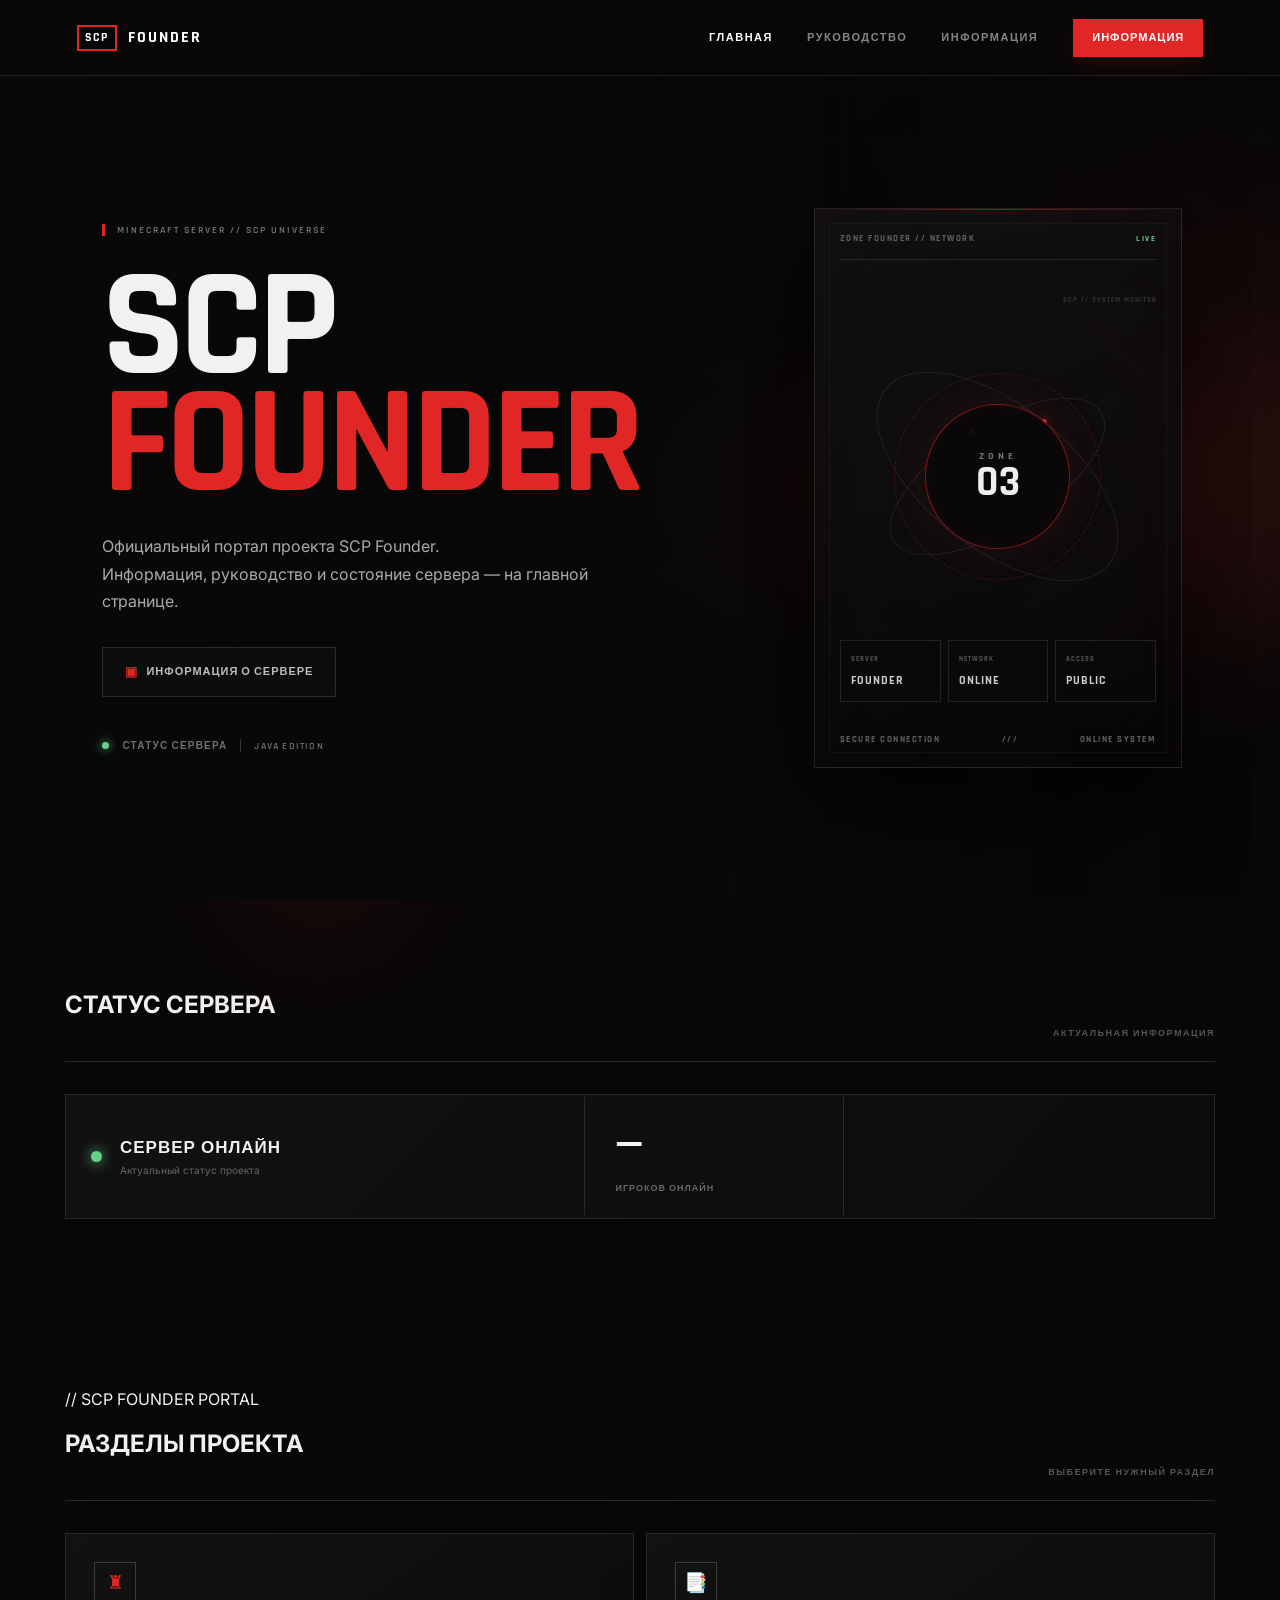
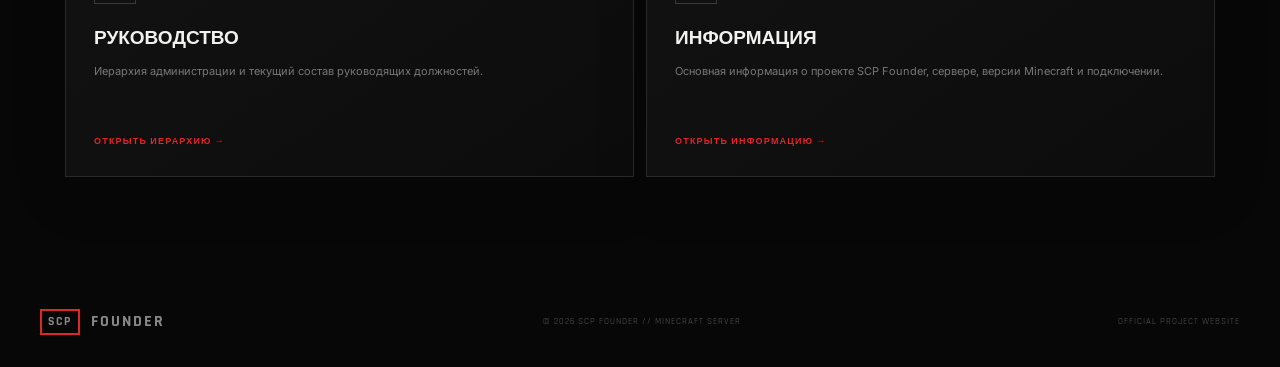
<file: index.html>
<!doctype html><html lang="ru"><head><meta charset="utf-8"><meta name="viewport" content="width=device-width,initial-scale=1"><meta name="theme-color" content="#080808"><meta name="description" content="Официальный сайт SCP Founder — Minecraft сервер"><title>SCP Founder — Minecraft Server</title><link rel="preconnect" href="https://fonts.googleapis.com"><link rel="preconnect" href="https://fonts.gstatic.com" crossorigin><link href="https://fonts.googleapis.com/css2?family=Inter:wght@400;500;600;700;800;900&family=Rajdhani:wght@500;600;700&display=swap" rel="stylesheet"><link rel="stylesheet" href="style.css"><link rel="stylesheet" href="portal.css"></head><body><div class="red-glow"></div><div class="grid"></div><header class="nav"><a class="logo" href="index.html"><span class="logo-box">SCP</span><span>FOUNDER</span></a><nav><a class="active" href="index.html">ГЛАВНАЯ</a><a href="leadership.html">РУКОВОДСТВО</a><a href="info.html">ИНФОРМАЦИЯ</a></nav><a class="play-small" href="#categories">ИНФОРМАЦИЯ</a></header><main><section class="hero" id="home"><div class="hero-bg"></div><div class="hero-content"><div class="tag">MINECRAFT SERVER // SCP UNIVERSE</div><h1>SCP<br><strong>FOUNDER</strong></h1><p>Официальный портал проекта SCP Founder.<br>Информация, руководство и состояние сервера — на главной странице.</p><div class="hero-buttons"><a class="btn info-btn" href="#categories"><span>▣</span> ИНФОРМАЦИЯ О СЕРВЕРЕ</a></div><div class="server-line"><span class="online-dot"></span><span id="serverStatus">СТАТУС СЕРВЕРА</span><i></i><span>JAVA EDITION</span></div></div><div class="hero-art"><div class="hero-interface"><div class="interface-top"><span>ZONE FOUNDER // NETWORK</span><b>LIVE</b></div><div class="interface-core"><div class="core-orbit orbit-a"></div><div class="core-orbit orbit-b"></div><div class="core-ring"><span>ZONE</span><strong>03</strong></div></div><div class="interface-data"><div><small>SERVER</small><strong>FOUNDER</strong></div><div><small>NETWORK</small><strong>ONLINE</strong></div><div><small>ACCESS</small><strong>PUBLIC</strong></div></div><div class="interface-scan"></div><div class="interface-bottom"><span>SECURE CONNECTION</span><span>///</span><span>ONLINE SYSTEM</span></div></div></div></section><section class="status-section home-status"><div class="title-row"><h2>СТАТУС СЕРВЕРА</h2><span>АКТУАЛЬНАЯ ИНФОРМАЦИЯ</span></div><div class="status-card"><div class="status-main"><span class="status-dot online" id="homeStatusDot"></span><div><strong id="homeStatusText">СЕРВЕР ОНЛАЙН</strong><small id="homeStatusSub">Актуальный статус проекта</small></div></div><div class="players"><strong id="homePlayers">—</strong><span>ИГРОКОВ ОНЛАЙН</span></div></div></section><section id="categories" class="section portal-home"><div class="label">// SCP FOUNDER PORTAL</div><div class="title-row"><h2>РАЗДЕЛЫ ПРОЕКТА</h2><span>ВЫБЕРИТЕ НУЖНЫЙ РАЗДЕЛ</span></div><div class="feature-grid"><a class="portal-card" href="leadership.html"><div class="portal-icon">♜</div><h3>РУКОВОДСТВО</h3><p>Иерархия администрации и текущий состав руководящих должностей.</p><span>ОТКРЫТЬ ИЕРАРХИЮ →</span></a><a class="portal-card" href="info.html"><div class="portal-icon">📑</div><h3>ИНФОРМАЦИЯ</h3><p>Основная информация о проекте SCP Founder, сервере, версии Minecraft и подключении.</p><span>ОТКРЫТЬ ИНФОРМАЦИЮ →</span></a></div></section></main><footer><div class="logo"><span class="logo-box">SCP</span><span>FOUNDER</span></div><span>© 2026 SCP FOUNDER // MINECRAFT SERVER</span><span>OFFICIAL PROJECT WEBSITE</span></footer><script src="script.js"></script></body></html>
</file>
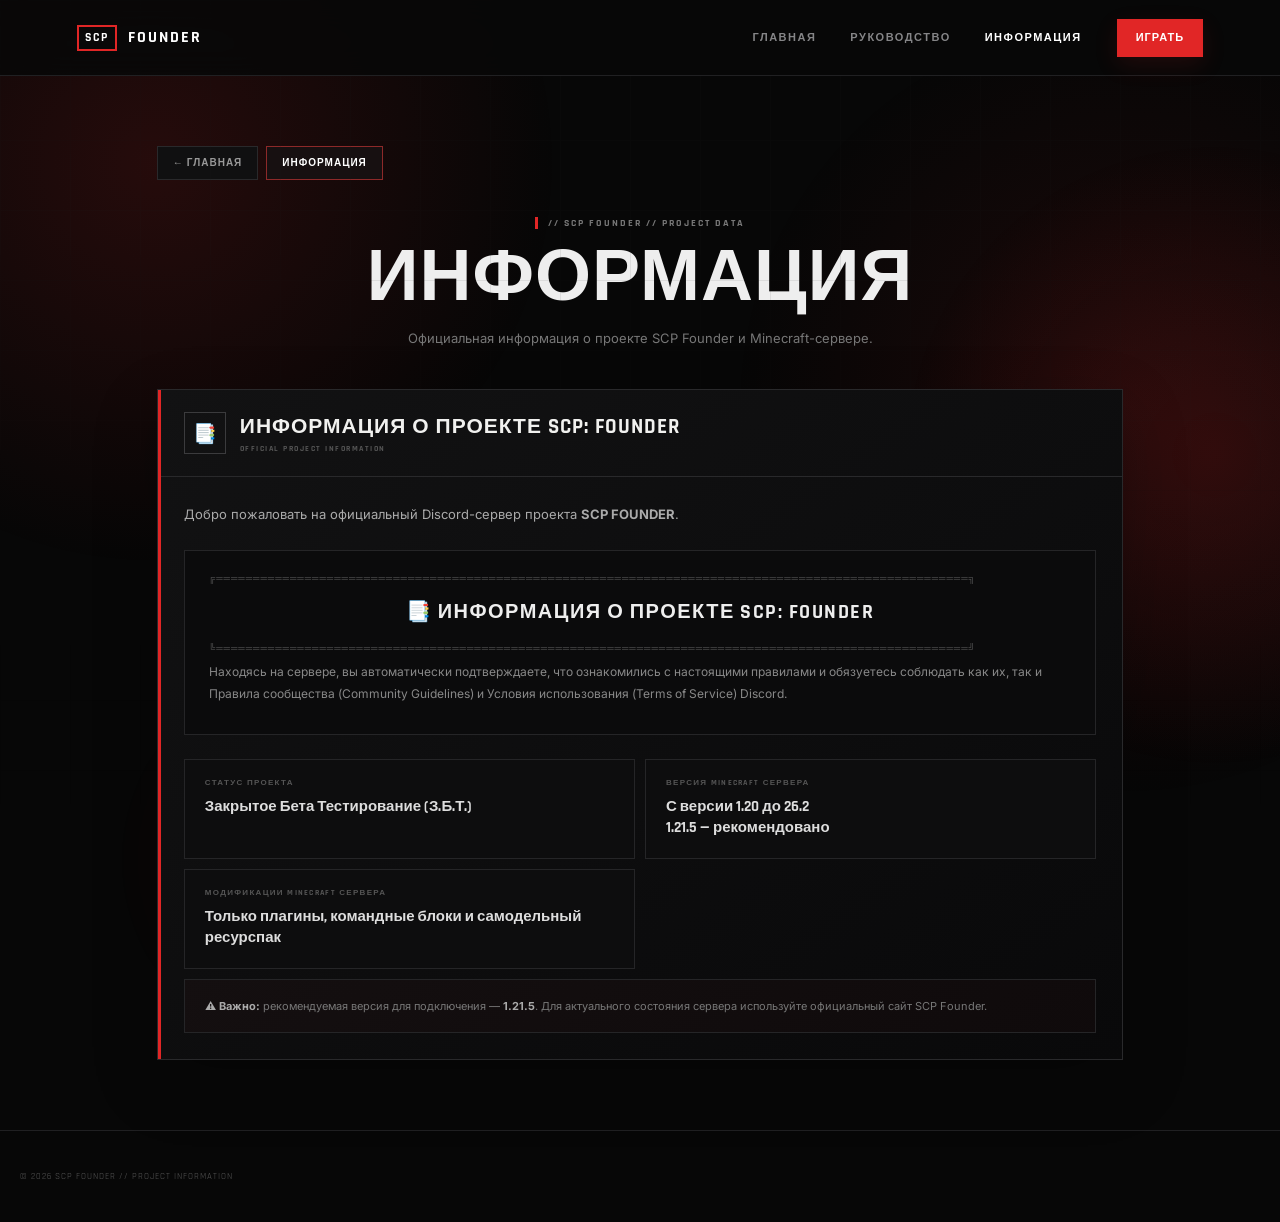
<file: info.html>
<!doctype html><html lang="ru"><head><meta charset="utf-8"><meta name="viewport" content="width=device-width,initial-scale=1"><meta name="theme-color" content="#080808"><meta name="description" content="Информация о проекте SCP Founder"><title>Информация — SCP Founder</title><link rel="preconnect" href="https://fonts.googleapis.com"><link rel="preconnect" href="https://fonts.gstatic.com" crossorigin><link href="https://fonts.googleapis.com/css2?family=Inter:wght@400;500;600;700;800;900&family=Rajdhani:wght@500;600;700&display=swap" rel="stylesheet"><link rel="stylesheet" href="style.css"><link rel="stylesheet" href="portal.css"></head><body><div class="red-glow"></div><div class="grid"></div><header class="nav"><a class="logo" href="index.html"><span class="logo-box">SCP</span><span>FOUNDER</span></a><nav><a href="index.html">ГЛАВНАЯ</a><a href="leadership.html">РУКОВОДСТВО</a><a class="active" href="info.html">ИНФОРМАЦИЯ</a></nav><a class="play-small" href="index.html#play">ИГРАТЬ</a></header><main class="portal-wrap"><div class="page-nav info-page-nav"><a href="index.html">← ГЛАВНАЯ</a><a class="active" href="info.html">ИНФОРМАЦИЯ</a></div><div class="portal-head"><div class="eyebrow">// SCP FOUNDER // PROJECT DATA</div><h1>ИНФОРМАЦИЯ</h1><p>Официальная информация о проекте SCP Founder и Minecraft-сервере.</p></div><section class="info-panel"><div class="info-panel-head"><div class="info-panel-icon">📑</div><div><h2>ИНФОРМАЦИЯ О ПРОЕКТЕ SCP: FOUNDER</h2><span>OFFICIAL PROJECT INFORMATION</span></div></div><div class="info-content"><p class="info-welcome">Добро пожаловать на официальный Discord-сервер проекта <b>SCP FOUNDER</b>.</p><div class="info-rules"><div class="rule-line">╔══════════════════════════════════════════════════════════════════════════════════════════════════════╗</div><h3>📑 ИНФОРМАЦИЯ О ПРОЕКТЕ SCP: FOUNDER</h3><div class="rule-line">╚══════════════════════════════════════════════════════════════════════════════════════════════════════╝</div><p>Находясь на сервере, вы автоматически подтверждаете, что ознакомились с настоящими правилами и обязуетесь соблюдать как их, так и Правила сообщества (Community Guidelines) и Условия использования (Terms of Service) Discord.</p></div><div class="info-grid"><article class="info-item"><small>СТАТУС ПРОЕКТА</small><strong>Закрытое Бета Тестирование (З.Б.Т.)</strong></article><article class="info-item"><small>ВЕРСИЯ MINECRAFT СЕРВЕРА</small><strong>С версии 1.20 до 26.2<br>1.21.5 — рекомендовано</strong></article><article class="info-item"><small>МОДИФИКАЦИИ MINECRAFT СЕРВЕРА</small><strong>Только плагины, командные блоки и самодельный ресурспак</strong></article></div><div class="info-note"><b>⚠ Важно:</b> рекомендуемая версия для подключения — <b>1.21.5</b>. Для актуального состояния сервера используйте официальный сайт SCP Founder.</div></div></section></main><footer class="page-footer">© 2026 SCP FOUNDER // PROJECT INFORMATION</footer></body></html>
</file>
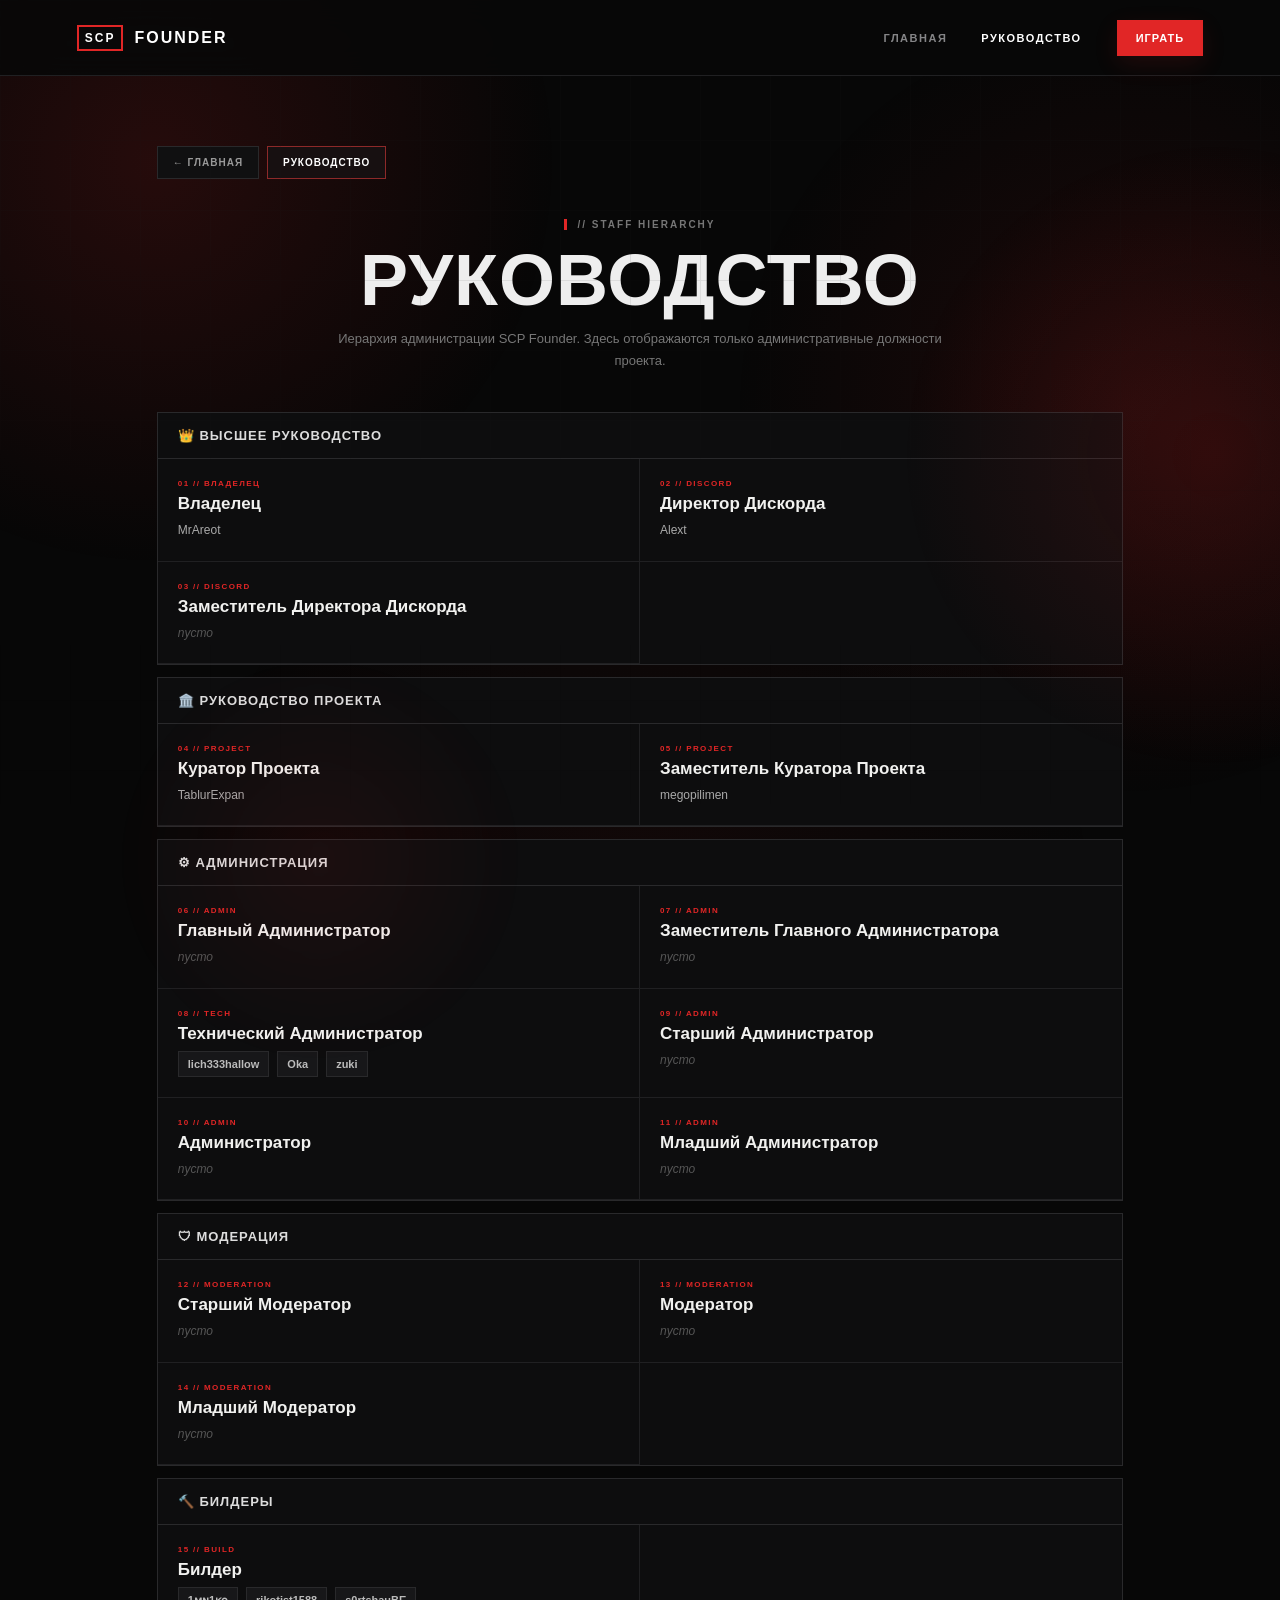
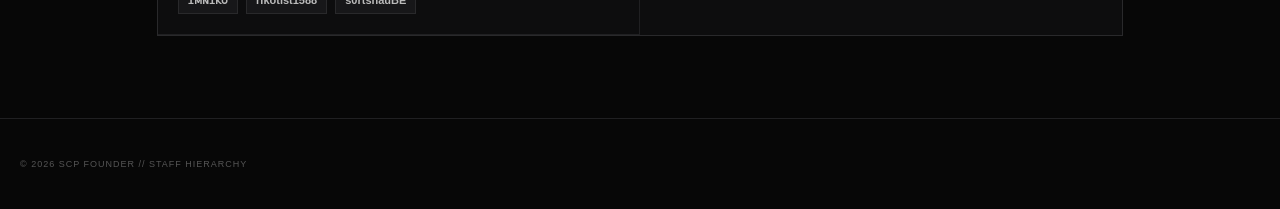
<file: leadership.html>
<!doctype html><html lang="ru"><head><meta charset="utf-8"><meta name="viewport" content="width=device-width,initial-scale=1"><title>Руководство — SCP Founder</title><link rel="stylesheet" href="style.css"><link rel="stylesheet" href="portal.css"></head><body><div class="red-glow"></div><div class="grid"></div><header class="nav"><a class="logo" href="index.html"><span class="logo-box">SCP</span><span>FOUNDER</span></a><nav><a href="index.html">ГЛАВНАЯ</a><a class="active" href="leadership.html">РУКОВОДСТВО</a></nav><a class="play-small" href="index.html#play">ИГРАТЬ</a></header><main class="portal-wrap"><div class="page-nav"><a href="index.html">← ГЛАВНАЯ</a><a class="active" href="leadership.html">РУКОВОДСТВО</a></div><div class="portal-head"><div class="eyebrow">// STAFF HIERARCHY</div><h1>РУКОВОДСТВО</h1><p>Иерархия администрации SCP Founder. Здесь отображаются только административные должности проекта.</p></div><div class="portal-hierarchy"><section class="hierarchy-group"><div class="hierarchy-group-title">👑 ВЫСШЕЕ РУКОВОДСТВО</div><div class="hierarchy-list"><article class="hierarchy-role"><div class="rank">01 // ВЛАДЕЛЕЦ</div><h3>Владелец</h3><p>MrAreot</p></article><article class="hierarchy-role"><div class="rank">02 // DISCORD</div><h3>Директор Дискорда</h3><p>Alext</p></article><article class="hierarchy-role"><div class="rank">03 // DISCORD</div><h3>Заместитель Директора Дискорда</h3><p class="empty">пусто</p></article></div></section><section class="hierarchy-group"><div class="hierarchy-group-title">🏛️ РУКОВОДСТВО ПРОЕКТА</div><div class="hierarchy-list"><article class="hierarchy-role"><div class="rank">04 // PROJECT</div><h3>Куратор Проекта</h3><p>TablurExpan</p></article><article class="hierarchy-role"><div class="rank">05 // PROJECT</div><h3>Заместитель Куратора Проекта</h3><p>megopilimen</p></article></div></section><section class="hierarchy-group"><div class="hierarchy-group-title">⚙ АДМИНИСТРАЦИЯ</div><div class="hierarchy-list"><article class="hierarchy-role"><div class="rank">06 // ADMIN</div><h3>Главный Администратор</h3><p class="empty">пусто</p></article><article class="hierarchy-role"><div class="rank">07 // ADMIN</div><h3>Заместитель Главного Администратора</h3><p class="empty">пусто</p></article><article class="hierarchy-role"><div class="rank">08 // TECH</div><h3>Технический Администратор</h3><div class="tech-list"><span>lich333hallow</span><span>Oka</span><span>zuki</span></div></article><article class="hierarchy-role"><div class="rank">09 // ADMIN</div><h3>Старший Администратор</h3><p class="empty">пусто</p></article><article class="hierarchy-role"><div class="rank">10 // ADMIN</div><h3>Администратор</h3><p class="empty">пусто</p></article><article class="hierarchy-role"><div class="rank">11 // ADMIN</div><h3>Младший Администратор</h3><p class="empty">пусто</p></article></div></section><section class="hierarchy-group"><div class="hierarchy-group-title">🛡 МОДЕРАЦИЯ</div><div class="hierarchy-list"><article class="hierarchy-role"><div class="rank">12 // MODERATION</div><h3>Старший Модератор</h3><p class="empty">пусто</p></article><article class="hierarchy-role"><div class="rank">13 // MODERATION</div><h3>Модератор</h3><p class="empty">пусто</p></article><article class="hierarchy-role"><div class="rank">14 // MODERATION</div><h3>Младший Модератор</h3><p class="empty">пусто</p></article></div></section><section class="hierarchy-group"><div class="hierarchy-group-title">🔨 БИЛДЕРЫ</div><div class="hierarchy-list"><article class="hierarchy-role"><div class="rank">15 // BUILD</div><h3>Билдер</h3><div class="tech-list"><span>1ᴍɴ1ᴋᴏ</span><span>rikotist1588</span><span>s0rtshauBE</span></div></article></div></section></div></main><footer class="page-footer">© 2026 SCP FOUNDER // STAFF HIERARCHY</footer></body></html>
</file>
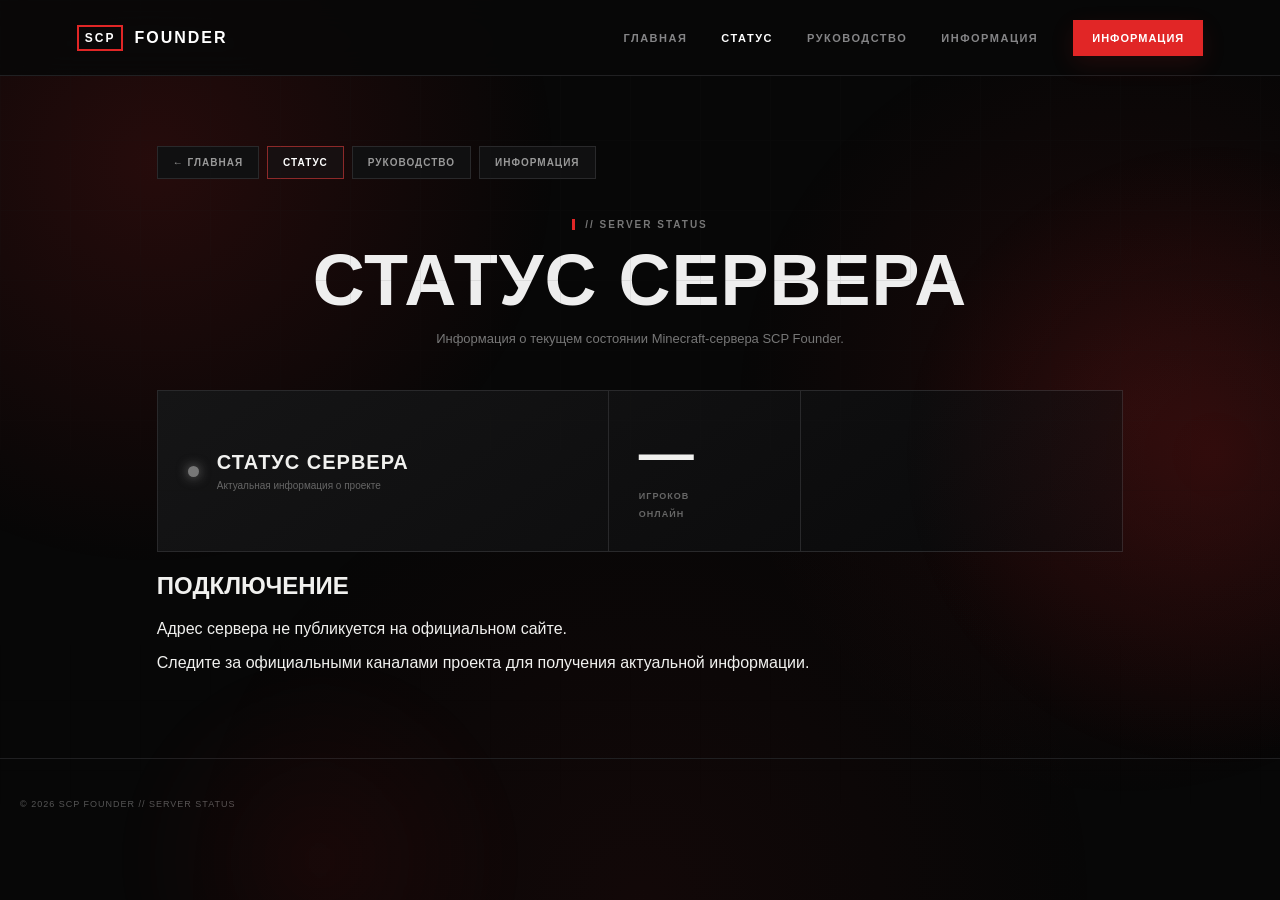
<file: status.html>
<!doctype html><html lang="ru"><head><meta charset="utf-8"><meta name="viewport" content="width=device-width,initial-scale=1"><title>Статус сервера — SCP Founder</title><link rel="stylesheet" href="style.css"><link rel="stylesheet" href="portal.css"></head><body><div class="red-glow"></div><div class="grid"></div><header class="nav"><a class="logo" href="index.html"><span class="logo-box">SCP</span><span>FOUNDER</span></a><nav><a href="index.html">ГЛАВНАЯ</a><a class="active" href="status.html">СТАТУС</a><a href="leadership.html">РУКОВОДСТВО</a><a href="info.html">ИНФОРМАЦИЯ</a></nav><a class="play-small" href="index.html#categories">ИНФОРМАЦИЯ</a></header><main class="portal-wrap"><div class="page-nav"><a href="index.html">← ГЛАВНАЯ</a><a class="active" href="status.html">СТАТУС</a><a href="leadership.html">РУКОВОДСТВО</a><a href="info.html">ИНФОРМАЦИЯ</a></div><div class="portal-head"><div class="eyebrow">// SERVER STATUS</div><h1>СТАТУС СЕРВЕРА</h1><p>Информация о текущем состоянии Minecraft-сервера SCP Founder.</p></div><div class="portal-status"><div class="status-main"><span class="status-dot" id="statusDot"></span><div><strong id="statusTitle">СТАТУС СЕРВЕРА</strong><small id="statusText">Актуальная информация о проекте</small></div></div><div class="players"><strong id="players">—</strong><span>ИГРОКОВ<br>ОНЛАЙН</span></div></div><div class="page-card" style="margin-top:14px"><h2>ПОДКЛЮЧЕНИЕ</h2><p>Адрес сервера не публикуется на официальном сайте.</p><p>Следите за официальными каналами проекта для получения актуальной информации.</p></div></main><footer class="page-footer">© 2026 SCP FOUNDER // SERVER STATUS</footer><script src="script.js"></script></body></html>
</file>
<file: style.css>
:root{--bg:#080808;--panel:#111112;--line:#29292b;--text:#f1f1ef;--red:#e12626;--red2:#ff3a3a;--green:#65d18a;--font:'Inter',sans-serif;--display:'Rajdhani',sans-serif}*{box-sizing:border-box}html{scroll-behavior:smooth}body{margin:0;background:var(--bg);color:var(--text);font-family:var(--font);overflow-x:hidden;position:relative}.grid{position:fixed;inset:0;pointer-events:none;opacity:.13;background-image:linear-gradient(#222 1px,transparent 1px),linear-gradient(90deg,#222 1px,transparent 1px);background-size:70px 70px;mask-image:linear-gradient(to bottom,#000,transparent 85%);animation:gridDrift 28s linear infinite}.red-glow{position:fixed;width:650px;height:650px;right:-260px;top:130px;background:radial-gradient(circle,rgba(225,38,38,.13),transparent 68%);pointer-events:none;animation:glowMove 14s ease-in-out infinite alternate}.red-glow:after{content:'';position:absolute;width:420px;height:420px;left:-780px;top:520px;background:radial-gradient(circle,rgba(225,38,38,.07),transparent 68%);filter:blur(10px)}.nav{height:76px;display:flex;align-items:center;padding:0 clamp(20px,6vw,100px);border-bottom:1px solid #202022;background:rgba(8,8,8,.9);backdrop-filter:blur(15px);position:sticky;top:0;z-index:20}.logo{display:flex;align-items:center;gap:11px;color:#fff;text-decoration:none;font:800 16px var(--display);letter-spacing:2px}.logo-box{border:2px solid var(--red);padding:5px 6px;line-height:1;font-size:12px}.nav nav{display:flex;gap:34px;margin-left:auto}.nav nav a{font:600 11px var(--display);letter-spacing:1.5px;color:#858587;text-decoration:none;transition:.2s}.nav nav a:hover,.nav nav a.active{color:#fff}.play-small{margin-left:35px;text-decoration:none;background:var(--red);color:#fff;font:700 11px var(--display);letter-spacing:1px;padding:12px 19px;box-shadow:0 8px 25px rgba(225,38,38,.12)}.hero{min-height:calc(100vh - 76px);display:grid;grid-template-columns:1.05fr .95fr;position:relative;overflow:hidden}.hero-bg{position:absolute;inset:0;background:linear-gradient(90deg,#080808 0%,rgba(8,8,8,.9) 48%,rgba(8,8,8,.4)),radial-gradient(ellipse at 80% 50%,#421414 0%,transparent 35%);animation:heroPulse 9s ease-in-out infinite alternate}.hero-content{position:relative;z-index:2;align-self:center;padding:80px clamp(25px,8vw,130px)}.tag{font:600 10px var(--display);letter-spacing:2px;color:#777;border-left:3px solid var(--red);padding-left:12px}.online-dot{display:inline-block;width:7px;height:7px;border-radius:50%;background:var(--red);box-shadow:0 0 12px var(--red)}h1{font:800 clamp(80px,12vw,170px)/.76 var(--display);letter-spacing:-5px;margin:34px 0 30px}h1 strong{color:var(--red);font-weight:800}.hero-content p{font-size:16px;line-height:1.7;color:#aaa;max-width:500px}.hero-buttons{display:flex;gap:12px;margin-top:32px}.btn{min-height:50px;padding:0 22px;display:inline-flex;align-items:center;justify-content:center;text-decoration:none;font:700 11px var(--display);letter-spacing:1px;border:1px solid #333;transition:.2s;position:relative;overflow:hidden}.btn:not(.red){background:#0d0d0e;color:#bdbdbf}.btn:not(.red):before{content:'';position:absolute;inset:0;background:linear-gradient(90deg,transparent,rgba(225,38,38,.09),transparent);transform:translateX(-100%);transition:.35s}.btn:not(.red):hover:before{transform:translateX(100%)}.btn:not(.red):hover{border-color:#612727;color:#fff;transform:translateY(-2px)}.btn.red{background:var(--red);border-color:var(--red);color:#fff;box-shadow:0 10px 30px rgba(225,38,38,.13)}.btn.red:hover{background:#f03434;transform:translateY(-2px)}.info-btn span{color:var(--red);margin-right:8px}.server-line{display:flex;gap:13px;align-items:center;margin-top:42px;font:600 10px var(--display);letter-spacing:1.2px;color:#707073}.server-line i{height:13px;width:1px;background:#333}.server-line .online-dot{background:var(--green);box-shadow:0 0 10px var(--green)}.hero-art{position:relative;min-height:600px;display:flex;align-items:center;justify-content:center;padding:55px;overflow:hidden;animation:artFloat 8s ease-in-out infinite}.hero-art:before{content:'';position:absolute;width:min(480px,70%);aspect-ratio:1;border:1px solid rgba(255,255,255,.07);border-radius:50%;box-shadow:0 0 100px rgba(225,38,38,.09);pointer-events:none;animation:ringPulse 6s ease-in-out infinite}.hero-art-frame{position:relative;width:min(430px,88%);aspect-ratio:1/1.02;border:1px solid rgba(255,255,255,.12);background:linear-gradient(145deg,rgba(20,20,21,.58),rgba(7,7,8,.38));box-shadow:0 30px 90px rgba(0,0,0,.5),inset 0 0 50px rgba(225,38,38,.025);overflow:hidden;isolation:isolate}.hero-art-frame:before{content:'';position:absolute;inset:18px;border:1px solid rgba(255,255,255,.045);pointer-events:none}.crosshair{position:absolute;width:250px;height:250px;left:50%;top:50%;transform:translate(-50%,-50%);border:1px dashed rgba(225,38,38,.4);border-radius:50%;animation:spin 30s linear infinite;z-index:1}.crosshair:after,.crosshair:before{content:'';position:absolute;background:rgba(225,38,38,.35)}.crosshair:after{height:1px;width:100%;top:50%;left:0}.crosshair:before{width:1px;height:100%;left:50%;top:0}.containment{position:absolute;left:50%;top:50%;transform:translate(-50%,-50%);width:min(280px,68%);height:230px;border:1px solid #38383a;background:rgba(10,10,10,.88);display:flex;flex-direction:column;align-items:center;justify-content:center;clip-path:polygon(8% 0,92% 0,100% 10%,100% 90%,92% 100%,8% 100%,0 90%,0 10%);box-shadow:0 0 60px rgba(0,0,0,.8);z-index:2}.warning{font-size:48px;color:var(--red);margin-bottom:4px;text-shadow:0 0 25px rgba(225,38,38,.5)}.containment span{font:600 10px var(--display);letter-spacing:4px;color:#777}.containment strong{font:700 36px var(--display);letter-spacing:5px;color:#eee}.containment small{font:9px var(--display);color:var(--red);margin-top:8px}.coordinates{position:absolute;right:25px;bottom:23px;font:9px var(--display);letter-spacing:2px;color:#555;z-index:3}.frame-corner{position:absolute;width:22px;height:22px;border-color:rgba(225,38,38,.65);z-index:4}.frame-corner.tl{left:-1px;top:-1px;border-left:2px solid;border-top:2px solid}.frame-corner.tr{right:-1px;top:-1px;border-right:2px solid;border-top:2px solid}.frame-corner.bl{left:-1px;bottom:-1px;border-left:2px solid;border-bottom:2px solid}.frame-corner.br{right:-1px;bottom:-1px;border-right:2px solid;border-bottom:2px solid}.connect{padding:55px max(25px,calc((100vw - 1200px)/2));border-top:1px solid var(--line);border-bottom:1px solid var(--line);display:flex;align-items:center;justify-content:space-between;gap:40px;background:#0c0c0d}.ip-card{position:relative;display:flex;align-items:center;border:1px solid #333;background:#080808;min-width:470px}.ip-card div{padding:17px 20px;flex:1}.ip-card small{display:block;font:8px var(--display);color:#666;letter-spacing:1px;margin-bottom:6px}.ip-card strong{font:700 17px var(--display);letter-spacing:1px}.ip-card button{height:100%;padding:0 20px;border:0;border-left:1px solid #333;background:#171719;color:#ddd;font:700 10px var(--display);cursor:pointer}.ip-card em{display:none;position:absolute;right:20px;bottom:-22px;color:var(--green);font:8px var(--display);font-style:normal}.status-section{max-width:1200px;margin:auto;padding:70px 25px}.status-card{border:1px solid var(--line);background:linear-gradient(135deg,#111112,#0c0c0d);display:grid;grid-template-columns:1.4fr .7fr 1fr;align-items:center;min-height:125px}.status-main{display:flex;align-items:center;gap:18px;padding:25px}.status-dot{width:11px;height:11px;border-radius:50%;background:#777;box-shadow:0 0 12px #777}.status-dot.online{background:var(--green);box-shadow:0 0 14px var(--green)}.status-dot.offline{background:var(--red);box-shadow:0 0 14px var(--red)}.status-main strong{display:block;font:700 17px var(--display);letter-spacing:1px}.status-main small{display:block;color:#666;margin-top:5px;font-size:10px}.players{border-left:1px solid var(--line);border-right:1px solid var(--line);padding:20px 30px}.players strong{font:700 45px var(--display);display:block}.players span{font:700 9px var(--display);color:#666;letter-spacing:1px}.status-info{padding:25px}.status-info span{display:block;font:700 9px var(--display);color:#555;letter-spacing:1px;margin-bottom:7px}.status-info b{font:600 13px var(--display);color:#bbb}.section{max-width:1200px;margin:auto;padding:100px 25px}.title-row{display:flex;justify-content:space-between;align-items:end;border-bottom:1px solid var(--line);padding-bottom:22px;margin-bottom:32px}.title-row span{font:700 9px var(--display);color:#555;letter-spacing:1.5px}.feature-grid{display:grid;grid-template-columns:repeat(2,1fr);gap:12px}.portal-card{display:block;text-decoration:none;color:inherit;border:1px solid var(--line);background:linear-gradient(145deg,#121213,#0c0c0d);padding:28px;min-height:220px;transition:.2s}.portal-card:hover{border-color:#512020;background:linear-gradient(145deg,#171011,#0d0c0d);transform:translateY(-3px)}.portal-icon{width:42px;height:42px;border:1px solid #3b3b3d;display:flex;align-items:center;justify-content:center;color:var(--red);font-size:19px;margin-bottom:22px}.portal-card h3{font:700 19px var(--display);margin:0 0 9px}.portal-card p{color:#777;font-size:11px;line-height:1.7;min-height:55px}.portal-card span{font:700 9px var(--display);letter-spacing:1.2px;color:var(--red)}footer{min-height:90px;padding:25px max(25px,calc((100vw - 1200px)/2));display:flex;align-items:center;justify-content:space-between;gap:20px;color:#555;font:9px var(--display);letter-spacing:1px}footer .logo{color:#888}@keyframes spin{to{transform:rotate(360deg)}}@keyframes gridDrift{from{background-position:0 0,0 0}to{background-position:70px 70px,70px 70px}}@keyframes glowMove{from{transform:translate3d(0,0,0)}to{transform:translate3d(-70px,35px,0)}}@keyframes heroPulse{from{opacity:.82}to{opacity:1}}@keyframes artFloat{0%,100%{transform:translateY(0)}50%{transform:translateY(-7px)}}@keyframes ringPulse{0%,100%{opacity:.55;transform:scale(1)}50%{opacity:.95;transform:scale(1.025)}}@media(max-width:850px){.nav nav{display:none}.play-small{margin-left:auto}.hero{grid-template-columns:1fr}.hero-art{display:none}.connect{display:block}.ip-card{margin-top:25px;min-width:0;width:100%}.status-card{grid-template-columns:1fr}.players,.status-info{border:0;border-top:1px solid var(--line)}.feature-grid{grid-template-columns:1fr}.section{padding-top:80px;padding-bottom:70px}.title-row{display:block}.title-row span{display:block;margin-top:10px}}@media(max-width:520px){.nav{padding:0 15px}.logo{font-size:14px}.play-small{padding:10px 13px}.hero-content{padding:65px 20px}.hero-buttons{flex-direction:column}.btn{width:100%}.server-line{flex-wrap:wrap}.ip-card{display:block}.ip-card button{width:100%;height:45px;border-left:0;border-top:1px solid #333}.connect{padding:45px 20px}.status-section,.section{padding-left:20px;padding-right:20px}footer{flex-direction:column;align-items:flex-start}}
</file>
<file: portal.css>
.portal-wrap{max-width:1120px;margin:auto;padding:70px 6%}.portal-head{text-align:center;margin-bottom:40px}.portal-head .eyebrow{display:inline-block;color:#777;font:700 10px var(--display);letter-spacing:2px;border-left:3px solid var(--red);padding-left:10px;margin-bottom:14px}.portal-head h1{font:700 clamp(42px,6vw,72px)/1 var(--display);letter-spacing:1px;margin:0 0 12px;color:#eee}.portal-head p{color:#777;max-width:650px;margin:auto;line-height:1.7;font-size:13px}.page-nav{display:flex;gap:8px;flex-wrap:wrap;margin-bottom:35px}.page-nav a{padding:10px 15px;border:1px solid var(--line);background:#101011;color:#999;text-decoration:none;font:700 10px var(--display);letter-spacing:1px}.page-nav a:hover,.page-nav a.active{border-color:#8d2929;color:#fff;background:#171011}.portal-status{border:1px solid var(--line);background:linear-gradient(145deg,#151516,#09090a);display:grid;grid-template-columns:1.4fr .6fr 1fr;align-items:center;min-height:150px}.portal-status .status-main{display:flex;align-items:center;gap:18px;padding:30px}.portal-status .status-main strong{display:block;font:700 20px var(--display)}.portal-status .status-main small{display:block;color:#666;margin-top:6px}.portal-status .players{border-left:1px solid var(--line);border-right:1px solid var(--line);padding:30px}.portal-status .players strong{display:block;font:700 55px var(--display)}.portal-status .players span{font:700 9px var(--display);color:#666;letter-spacing:1px}.portal-status .status-info{padding:30px}.portal-status .status-info span{display:block;font:700 9px var(--display);color:#555;letter-spacing:1px;margin-bottom:7px}.portal-status .status-info b{font:600 13px var(--display);color:#bbb}.hierarchy-group{border:1px solid var(--line);background:#0d0d0e;margin-bottom:12px}.hierarchy-group-title{padding:15px 20px;border-bottom:1px solid var(--line);font:700 13px var(--display);letter-spacing:1px;color:#ddd}.hierarchy-list{display:grid;grid-template-columns:repeat(2,1fr)}.hierarchy-role{padding:20px;border-bottom:1px solid #202022;min-height:100px}.hierarchy-role:nth-child(odd){border-right:1px solid #202022}.hierarchy-role .rank{font:700 8px var(--display);letter-spacing:1.4px;color:var(--red);margin-bottom:6px}.hierarchy-role h3{font:700 17px var(--display);margin:0}.hierarchy-role p{margin:6px 0 0;color:#aaa;font-size:12px;line-height:1.7}.hierarchy-role .empty{color:#555;font-style:italic}.tech-list{display:flex;gap:8px;flex-wrap:wrap;margin-top:7px}.tech-list span{padding:6px 9px;background:#171719;border:1px solid #29292b;color:#bbb;font:600 11px var(--display)}.page-footer{text-align:center;padding:40px 20px;border-top:1px solid #202022;color:#555;font:9px var(--display);letter-spacing:1px}body{background:#070707}body:before{content:"";position:fixed;inset:0;pointer-events:none;z-index:-1;background:radial-gradient(circle at 12% 18%,rgba(225,38,38,.14),transparent 30%),radial-gradient(circle at 88% 45%,rgba(225,38,38,.10),transparent 32%),radial-gradient(circle at 50% 100%,rgba(225,38,38,.055),transparent 42%);animation:bgPulse 8s ease-in-out infinite alternate}.grid{opacity:.12;background-size:70px 70px;mask-image:linear-gradient(to bottom,#000,transparent 92%)}.red-glow{opacity:1;animation:glowFloat 10s ease-in-out infinite alternate}.hero-art{display:flex!important}.hero-interface{position:relative;width:min(520px,92%);height:560px;border:1px solid rgba(255,255,255,.10);background:linear-gradient(150deg,rgba(18,18,20,.88),rgba(5,5,7,.78));box-shadow:0 35px 100px rgba(0,0,0,.65),inset 0 0 80px rgba(225,38,38,.025);overflow:hidden;animation:interfaceFloat 8s ease-in-out infinite}.hero-interface:before{content:"";position:absolute;inset:14px;border:1px solid rgba(255,255,255,.035);pointer-events:none}.interface-top,.interface-bottom{position:absolute;left:25px;right:25px;display:flex;justify-content:space-between;align-items:center;font:700 9px var(--display);letter-spacing:1.5px;color:#5f6063}.interface-top{top:24px;border-bottom:1px solid #252527;padding-bottom:15px}.interface-top b{color:#65d18a;font-size:8px}.interface-bottom{bottom:22px}.interface-core{position:absolute;left:50%;top:48%;width:330px;height:330px;transform:translate(-50%,-50%);display:flex;align-items:center;justify-content:center}.core-ring{width:145px;height:145px;border:1px solid rgba(225,38,38,.55);border-radius:50%;display:flex;flex-direction:column;align-items:center;justify-content:center;background:rgba(8,8,9,.9);box-shadow:0 0 45px rgba(225,38,38,.10),inset 0 0 25px rgba(225,38,38,.06);z-index:3;animation:corePulse 4s ease-in-out infinite}.core-ring:before{content:"";position:absolute;width:205px;height:205px;border:1px dashed rgba(225,38,38,.28);border-radius:50%;animation:coreSpin 22s linear infinite}.core-ring span{font:700 10px var(--display);letter-spacing:4px;color:#777}.core-ring strong{font:700 42px var(--display);color:#eee;line-height:1}.core-orbit{position:absolute;border:1px solid rgba(255,255,255,.08);border-radius:50%}.orbit-a{width:245px;height:105px;transform:rotate(-32deg);animation:orbitSpin 13s linear infinite}.orbit-b{width:285px;height:145px;transform:rotate(38deg);animation:orbitSpinReverse 18s linear infinite}.orbit-a:after,.orbit-b:after{content:"";position:absolute;width:5px;height:5px;background:var(--red);box-shadow:0 0 12px var(--red);border-radius:50%;left:50%;top:-3px}.interface-data{position:absolute;left:25px;right:25px;bottom:65px;display:grid;grid-template-columns:repeat(3,1fr);gap:7px}.interface-data div{padding:13px 10px;border:1px solid #222225;background:rgba(10,10,11,.65)}.interface-data small{display:block;color:#555;font:700 7px var(--display);letter-spacing:1px;margin-bottom:5px}.interface-data strong{font:700 12px var(--display);letter-spacing:1px;color:#ccc}.interface-scan{position:absolute;left:0;right:0;height:1px;background:linear-gradient(90deg,transparent,rgba(225,38,38,.55),transparent);box-shadow:0 0 12px rgba(225,38,38,.25);animation:scanMove 5s ease-in-out infinite}.hero-interface:after{content:"SCP // SYSTEM MONITOR";position:absolute;right:24px;top:86px;color:#333;font:700 7px var(--display);letter-spacing:1px}.info-btn{background:rgba(14,14,15,.82)!important;border-color:#2b2b2d!important;box-shadow:inset 0 0 0 1px rgba(255,255,255,.015)}.info-btn span{color:var(--red);font-size:13px}.info-btn:hover{border-color:#6b2525!important;background:#121011!important;box-shadow:0 8px 24px rgba(0,0,0,.3)}.portal-card{position:relative;overflow:hidden}.portal-card:after{content:"";position:absolute;left:0;top:0;width:2px;height:100%;background:var(--red);transform:scaleY(0);transform-origin:bottom;transition:.25s}.portal-card:hover:after{transform:scaleY(1)}.status-card,.portal-card,.ip-card{box-shadow:0 18px 50px rgba(0,0,0,.16)}
.info-panel{border:1px solid var(--line);background:linear-gradient(145deg,#121213,#09090a);box-shadow:0 22px 60px rgba(0,0,0,.22);position:relative;overflow:hidden}.info-panel:before{content:"";position:absolute;left:0;top:0;bottom:0;width:3px;background:var(--red)}.info-panel-head{padding:22px 26px;border-bottom:1px solid var(--line);display:flex;align-items:center;gap:14px}.info-panel-icon{width:42px;height:42px;border:1px solid #3b3b3d;display:flex;align-items:center;justify-content:center;color:var(--red);font-size:19px}.info-panel-head h2{margin:0;font:700 21px var(--display);letter-spacing:1px}.info-panel-head span{display:block;color:#555;font:700 8px var(--display);letter-spacing:1.5px;margin-top:4px}.info-content{padding:26px}.info-welcome{color:#aaa;font-size:13px;line-height:1.8;margin:0 0 24px}.info-rules{border:1px solid #252527;background:#0b0b0c;padding:22px 24px;margin-bottom:24px}.info-rules .rule-line{color:#555;font:700 9px var(--display);letter-spacing:1px;white-space:nowrap;overflow:hidden}.info-rules h3{text-align:center;color:#eee;font:700 20px var(--display);letter-spacing:1.5px;margin:15px 0 18px}.info-rules p{color:#888;font-size:12px;line-height:1.8;margin:7px 0}.info-grid{display:grid;grid-template-columns:repeat(2,1fr);gap:10px}.info-item{border:1px solid #252527;background:#0d0d0e;padding:18px 20px;min-height:100px}.info-item small{display:block;color:#555;font:700 8px var(--display);letter-spacing:1.3px;margin-bottom:8px}.info-item strong{display:block;color:#ddd;font:700 15px var(--display);line-height:1.45}.info-note{margin-top:10px;border:1px solid #252527;padding:17px 20px;color:#777;font-size:11px;line-height:1.7;background:rgba(225,38,38,.025)}.info-note b{color:#aaa}.info-page-nav{margin-bottom:30px}
@keyframes bgPulse{from{opacity:.7}to{opacity:1}}@keyframes glowFloat{from{transform:translate3d(0,0,0) scale(1)}to{transform:translate3d(-25px,18px,0) scale(1.08)}}@keyframes interfaceFloat{0%,100%{transform:translateY(0)}50%{transform:translateY(-8px)}}@keyframes corePulse{0%,100%{box-shadow:0 0 45px rgba(225,38,38,.10),inset 0 0 25px rgba(225,38,38,.06)}50%{box-shadow:0 0 65px rgba(225,38,38,.20),inset 0 0 35px rgba(225,38,38,.10)}}@keyframes coreSpin{to{transform:rotate(360deg)}}@keyframes orbitSpin{to{transform:rotate(328deg)}}@keyframes orbitSpinReverse{to{transform:rotate(-322deg)}}@keyframes scanMove{0%{top:110px;opacity:0}15%{opacity:.8}85%{opacity:.8}100%{top:510px;opacity:0}}@media(max-width:800px){.portal-status{grid-template-columns:1fr}.portal-status .players,.portal-status .status-info{border:0;border-top:1px solid var(--line)}.hierarchy-list{grid-template-columns:1fr}.hierarchy-role:nth-child(odd){border-right:0}.hero-art{display:none!important}.info-grid{grid-template-columns:1fr}.info-content{padding:20px}.info-rules{padding:18px}.info-rules .rule-line{font-size:7px}.info-rules h3{font-size:17px}}@media(max-width:520px){.portal-wrap{padding:50px 20px}.info-panel-head{padding:18px}.info-panel-head h2{font-size:18px}.info-content{padding:16px}.info-rules .rule-line{display:none}.info-rules h3{margin-top:0}}
</file>
